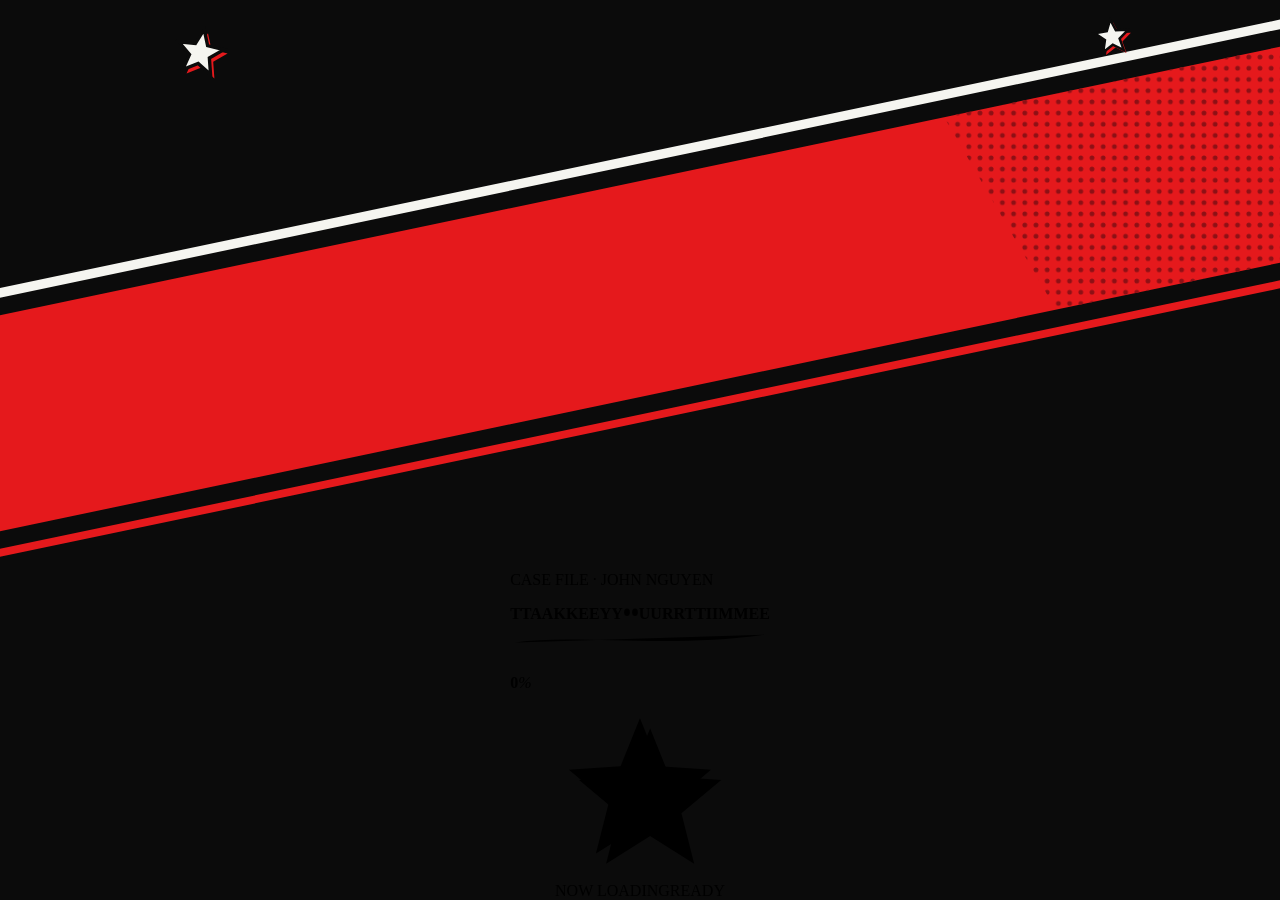
<file: app.html>
<!doctype html>
<html lang="en">
<head>
  <meta charset="utf-8">
  <meta name="viewport" content="width=device-width, initial-scale=1, viewport-fit=cover">
  <title>John Nguyen · Interactive Resume</title>
  <meta name="description" content="John Nguyen — AI Solutions Engineer in training. I direct AI agents to build software, then test it like it's going to production. Play the interactive resume, or open the one-page Quick View.">
  <meta name="theme-color" content="#0B0B0B">
  <meta property="og:type" content="website">
  <meta property="og:title" content="John Nguyen · Interactive Resume">
  <meta property="og:description" content="I direct AI agents to build software, then test it like it's going to production. Press start.">
  <meta property="og:image" content="https://jnguyen-ai-engineer.vercel.app/assets/og-image.jpg">
  <meta property="og:image:width" content="1200">
  <meta property="og:image:height" content="630">
  <meta property="og:url" content="https://jnguyen-ai-engineer.vercel.app/">
  <link rel="canonical" href="https://jnguyen-ai-engineer.vercel.app/">
  <meta name="twitter:card" content="summary_large_image">
  <meta name="twitter:title" content="John Nguyen · Interactive Resume">
  <meta name="twitter:description" content="I direct AI agents to build software, then test it like it's going to production. Press start.">
  <meta name="twitter:image" content="https://jnguyen-ai-engineer.vercel.app/assets/og-image.jpg">
  <meta property="og:site_name" content="John Nguyen">
  <link rel="icon" href="/favicon.svg" type="image/svg+xml">
  <!-- added to the home screen, it opens full screen with no browser bars (sideways too) -->
  <link rel="manifest" href="/manifest.webmanifest">
  <link rel="apple-touch-icon" href="/apple-touch-icon.png">
  <meta name="mobile-web-app-capable" content="yes">
  <meta name="apple-mobile-web-app-capable" content="yes">
  <meta name="apple-mobile-web-app-status-bar-style" content="black-translucent">
  <meta name="apple-mobile-web-app-title" content="John Nguyen">
  <link rel="preconnect" href="https://fonts.googleapis.com">
  <link rel="preconnect" href="https://fonts.gstatic.com" crossorigin>
  <!-- fonts load without blocking the first paint (they already use display=swap) -->
  <link id="gfonts" rel="stylesheet" href="https://fonts.googleapis.com/css2?family=Anton&family=Bebas+Neue&family=Barlow+Condensed:ital,wght@0,600;0,700;1,700;1,800&family=Alegreya+Sans:wght@800&family=Barlow+Semi+Condensed:wght@500;600;700&family=Permanent+Marker&family=Special+Elite&display=swap" media="print" onload="this.media='all'">
  <noscript><link rel="stylesheet" href="https://fonts.googleapis.com/css2?family=Anton&family=Bebas+Neue&family=Barlow+Condensed:ital,wght@0,600;0,700;1,700;1,800&family=Alegreya+Sans:wght@800&family=Barlow+Semi+Condensed:wght@500;600;700&family=Permanent+Marker&family=Special+Elite&display=swap"></noscript>
  <style>.loader{position:fixed;inset:0;z-index:9999;background:#0B0B0B;display:grid;place-items:center}.ld-ring{width:.5em;height:.78em}</style>
</head>
<body data-screen="boot">
  <!-- the loading screen (src/ui/loader.js): on screen from the first paint. TAKE YOUR TIME is the
       progress bar (each cut-out letter fills with ink as the page loads); at 100% TIME is underlined,
       ENTER THE STATION slams in under it, and the hole of the O in YOUR becomes the doorway -->
  <div class="loader" id="loader">
    <!-- the background (Nov 19, John: "make one that looks clean, our Persona 5 theme"): flat black, one bold red diagonal band behind the words with a white and a red pinstripe, a little hard-edged halftone, a few white stars -->
    <svg class="ld-bg" viewBox="0 0 1600 900" preserveAspectRatio="xMidYMid slice" aria-hidden="true"><defs><pattern id="ldDots" width="14" height="14" patternUnits="userSpaceOnUse"><circle cx="7" cy="7" r="3" fill="#8E1015"/></pattern><clipPath id="ldDotClip"><polygon points="1180,250 1720,137 1720,407 1320,491"/></clipPath></defs><rect width="1600" height="900" fill="#0B0B0B"/><polygon points="-120,489 1720,103 1720,115 -120,501" fill="#F5F5F0"/><polygon class="ld-band" points="-120,523 1720,137 1720,407 -120,793" fill="#E5191C"/><rect width="1600" height="900" fill="url(#ldDots)" clip-path="url(#ldDotClip)"/><polygon points="-120,815 1720,429 1720,439 -120,825" fill="#E5191C"/><polygon points="260.0,145.3 264.3,165.6 284.5,170.6 266.5,181.0 268.0,201.8 252.5,187.8 233.2,195.6 241.7,176.6 228.3,160.7 249.0,162.9" fill="#E5191C"/><polygon points="255.2,140.5 259.5,160.8 279.7,165.8 261.7,176.2 263.2,197.0 247.7,183.0 228.4,190.8 236.9,171.8 223.5,155.9 244.2,158.1" fill="#F5F5F0" stroke="#0B0B0B" stroke-width="4.2" stroke-linejoin="miter"/><polygon points="1391.2,131.6 1398.4,145.1 1413.6,144.6 1403.0,155.5 1408.2,169.9 1394.5,163.1 1382.5,172.6 1384.7,157.5 1372.0,148.9 1387.0,146.3" fill="#E5191C"/><polygon points="1387.7,128.1 1394.8,141.6 1410.1,141.1 1399.5,152.0 1404.7,166.3 1391.0,159.6 1379.0,169.1 1381.2,153.9 1368.5,145.4 1383.5,142.8" fill="#F5F5F0" stroke="#0B0B0B" stroke-width="3.1" stroke-linejoin="miter"/></svg>
    <div class="ld-core" role="progressbar" aria-label="Take your time: loading the case file" aria-valuemin="0" aria-valuemax="100" aria-valuenow="0">
      <p class="ld-case" aria-hidden="true">CASE FILE · JOHN NGUYEN</p>
      <p class="ld-word" aria-hidden="true"><span class="ld-line"><span class="ld-w"><span class="ld-l" style="--r:-6deg;--y:0.02em"><b class="ld-e f0">T</b><b class="ld-i f0 c-white">T</b></span><span class="ld-l" style="--r:5deg;--y:-0.04em"><b class="ld-e f4">A</b><b class="ld-i f4 c-red">A</b></span><span class="ld-l" style="--r:-3deg;--y:0.03em"><b class="ld-e f1">K</b><b class="ld-i f1 c-paper">K</b></span><span class="ld-l" style="--r:7deg;--y:-0.02em"><b class="ld-e f3">E</b><b class="ld-i f3 c-black">E</b></span></span><span class="ld-w"><span class="ld-l" style="--r:-8deg;--y:0.04em"><b class="ld-e f2">Y</b><b class="ld-i f2 c-white">Y</b></span><span class="ld-l ld-o" style="--r:4deg;--y:-0.03em" data-r="4"><b class="ld-e"><svg class="ld-ring" viewBox="0 0 60 80" aria-hidden="true"><ellipse cx="30" cy="40" rx="21" ry="28"/></svg></b><b class="ld-i c-paper"><svg class="ld-ring" viewBox="0 0 60 80" aria-hidden="true"><ellipse cx="30" cy="40" rx="21" ry="28"/></svg></b></span><span class="ld-l" style="--r:-5deg;--y:0.02em"><b class="ld-e f4">U</b><b class="ld-i f4 c-black">U</b></span><span class="ld-l" style="--r:8deg;--y:-0.04em"><b class="ld-e f1">R</b><b class="ld-i f1 c-red">R</b></span></span></span><span class="ld-line"><span class="ld-w"><span class="ld-l" style="--r:-4deg;--y:0.03em"><b class="ld-e f4">T</b><b class="ld-i f4 c-white">T</b></span><span class="ld-l" style="--r:6deg;--y:-0.03em"><b class="ld-e f0">I</b><b class="ld-i f0 c-red">I</b></span><span class="ld-l" style="--r:-3deg;--y:0.04em"><b class="ld-e f3">M</b><b class="ld-i f3 c-paper">M</b></span><span class="ld-l" style="--r:5deg;--y:-0.02em"><b class="ld-e f1">E</b><b class="ld-i f1 c-black">E</b></span><svg class="ld-under" viewBox="0 0 200 24" preserveAspectRatio="none" aria-hidden="true"><path d="M4 15 C 50 8, 120 20, 196 9" pathLength="1"/></svg></span></span></p>
      <p class="ld-pct" aria-hidden="true"><b id="ldNum">0</b><i>%</i></p>
    </div>
    <div class="ld-wheel" aria-hidden="true"><svg viewBox="-50 -50 100 100"><polygon class="ld-wheel-mis" points="6.0,-38.0 17.4,-9.7 47.8,-7.6 24.4,12.0 31.9,41.6 6.0,25.4 -19.9,41.6 -12.4,12.0 -35.8,-7.6 -5.4,-9.7"/><polygon class="ld-wheel-star" points="0.0,-44.0 11.4,-15.7 41.8,-13.6 18.4,6.0 25.9,35.6 0.0,19.4 -25.9,35.6 -18.4,6.0 -41.8,-13.6 -11.4,-15.7"/></svg><span class="ld-wheel-txt"><span class="ld-wt-wait">NOW LOADING</span><span class="ld-wt-ok">READY</span></span></div>
    <button class="ld-go" type="button" hidden>ENTER THE STATION <span aria-hidden="true">▸</span></button>
  </div>
  <a class="skip-link" href="#/quick">Skip to the one-page resume</a>

  <div id="backdrop"></div>
  <div class="grain" aria-hidden="true"></div>

  <main id="app">
    <!-- TITLE -->
    <!-- (active and holding its hook from the first frame: under the loading screen it paints at once, so
         the page's largest text never waits for the web fonts or the script; the script takes over) -->
    <section class="screen active title-wait" id="screen-title" aria-label="Title screen">
      <div class="title-block">
        <h1 class="ransom ransom-xl" id="titleName"></h1>
        <div class="slab title-codename"><span>NGUYEN</span></div>
        <p class="title-role" id="titleRole"></p>
        <p class="title-hook" id="titleHook"><span>Resumes are boring. So I directed AI agents to make mine a game.</span></p>
        <button class="press-start" id="pressStart" type="button" data-magnetic>PRESS START</button>
        <a class="quick-link" href="#/quick">Quick View (1-page resume) ▸</a>
      </div>
      <!-- the title's objective card (Nov 19, John's game-objective reference, an original design):
           where to reach him, red header, status strip, three channels -->
      <aside class="cc" id="contactCard" aria-labelledby="ccTitle">
        <div class="cc-head">
          <h2 class="cc-title" id="ccTitle"><span class="cc-pre">Ways to</span> <span class="cc-big">Connect:</span></h2>
        </div>
        <span class="cc-num" aria-hidden="true"><b>3</b></span>
        <p class="cc-goal"><span>Status: open to opportunities</span></p>
        <ul class="cc-list">
          <li><a class="cc-row cc-in" id="ccLinkedIn" href="#" target="_blank" rel="noopener noreferrer" data-track="linkedin_click"><span class="cc-mk" aria-hidden="true"></span><span>Connect on LinkedIn</span><span class="sr-only"> (opens in a new tab)</span><b class="cc-main" aria-hidden="true">MAIN</b></a></li>
          <li><a class="cc-row" id="ccGitHub" href="#" target="_blank" rel="noopener noreferrer" data-track="github_click"><span class="cc-mk" aria-hidden="true"></span><span>Browse my GitHub</span><span class="sr-only"> (opens in a new tab)</span><b class="cc-main" aria-hidden="true">MAIN</b></a></li>
          <li><a class="cc-row" id="ccEmail" href="#" data-track="email_click"><span class="cc-mk" aria-hidden="true"></span><span>Send me an email</span><span class="sr-only"> (the address is also copied)</span><b class="cc-main" aria-hidden="true">MAIN</b></a></li>
        </ul>
      </aside>
    </section>

    <!-- HEIST BOARD (the portfolio) -->
    <section class="screen screen-board" id="screen-board" aria-label="Portfolio board">
      <div class="board" id="board"></div>
    </section>

    <!-- SECTION PAGES (missions, skills, different, stats, side-quests, contact, system, secret) -->
    <section class="screen screen-page" id="screen-page" aria-label="Section">
      <div class="page-inner" id="page"></div>
    </section>

    <!-- QUICK VIEW -->
    <section class="screen screen-page" id="screen-quick" aria-label="One-page resume">
      <div class="quick-bar no-print">
        <a class="btn" href="#/board" data-back>◂ Back<span class="qb-long"> to the board</span></a>
        <a class="btn btn-accent" id="quickPdf" download>↓ <span class="qb-long">Download </span>PDF</a>
      </div>
      <article class="paper" id="paper"></article>
    </section>
  </main>

  <!-- HUD -->
  <header class="hud-tl" id="hudDate" aria-label="Date and status"></header>
  <nav class="hud-tr" aria-label="Site controls">
    <button class="hud-btn" id="achBtn" type="button" data-tip="ACHIEVEMENTS"><span class="sr-only">Achievements </span><span aria-hidden="true">★ </span><span class="ach-word" aria-hidden="true">SECRETS </span><span id="achCount">0/7</span></button>
    <button class="hud-btn" id="soundBtn" type="button" aria-pressed="false" aria-label="Sound" data-tip="SOUND · M"><span class="snd-off"><svg viewBox="0 0 24 24" width="20" height="20" aria-hidden="true"><path d="M3 9h4l5-4v14l-5-4H3z" fill="currentColor"/><path class="snd-x" d="M16 9l5 6M21 9l-5 6" stroke="currentColor" stroke-width="2.4" stroke-linecap="square"/><path class="snd-ping snd-ping1" d="M15.5 8.5a5 5 0 0 1 0 7" fill="none" stroke="currentColor" stroke-width="2.2"/><path class="snd-ping snd-ping2" d="M18.5 5.5a9 9 0 0 1 0 13" fill="none" stroke="currentColor" stroke-width="2.2"/></svg></span><span class="snd-on"><svg viewBox="0 0 24 24" width="20" height="20" aria-hidden="true"><path d="M3 9h4l5-4v14l-5-4H3z" fill="currentColor"/><path d="M15.5 8.5a5 5 0 0 1 0 7M18.5 5.5a9 9 0 0 1 0 13" fill="none" stroke="currentColor" stroke-width="2.2"/></svg></span><span class="sound-tip" id="soundTip" aria-hidden="true">sound?</span></button>
    <div class="hud-contact" role="group" aria-label="Contact John">
      <a class="hc-link hc-in" id="hudLinkedIn" href="#" target="_blank" rel="noopener noreferrer" data-track="linkedin_click" data-tip="OPENS LINKEDIN" aria-label="LinkedIn (opens in a new tab)"><svg viewBox="0 0 24 24" width="20" height="20" aria-hidden="true"><path d="M2 2h20v20H2z" fill="currentColor"/><path d="M5.5 9.5h3v9h-3zM7 4.6a1.75 1.75 0 1 1 0 3.5 1.75 1.75 0 0 1 0-3.5zM10.5 9.5h2.9v1.3c.5-.9 1.6-1.6 3.1-1.6 2.6 0 3.5 1.6 3.5 4.2v5.1h-3v-4.6c0-1.2-.3-2.1-1.4-2.1-1.2 0-1.6.9-1.6 2.1v4.6h-3z" class="hc-ink"/></svg><span class="hc-word">LinkedIn</span></a>
      <a class="hc-link" id="hudGitHub" href="#" target="_blank" rel="noopener noreferrer" data-track="github_click" data-tip="OPENS GITHUB" aria-label="GitHub (opens in a new tab)"><svg viewBox="0 0 16 16" width="20" height="20" aria-hidden="true"><path fill="currentColor" d="M8 0C3.58 0 0 3.58 0 8c0 3.54 2.29 6.53 5.47 7.59.4.07.55-.17.55-.38 0-.19-.01-.82-.01-1.49-2.01.37-2.53-.49-2.69-.94-.09-.23-.48-.94-.82-1.13-.28-.15-.68-.52-.01-.53.63-.01 1.08.58 1.23.82.72 1.21 1.87.87 2.33.66.07-.52.28-.87.51-1.07-1.78-.2-3.64-.89-3.64-3.95 0-.87.31-1.59.82-2.15-.08-.2-.36-1.02.08-2.12 0 0 .67-.21 2.2.82.64-.18 1.32-.27 2-.27.68 0 1.36.09 2 .27 1.53-1.04 2.2-.82 2.2-.82.44 1.1.16 1.92.08 2.12.51.56.82 1.27.82 2.15 0 3.07-1.87 3.75-3.65 3.95.29.25.54.73.54 1.48 0 1.07-.01 1.93-.01 2.2 0 .21.15.46.55.38A8.013 8.013 0 0016 8c0-4.42-3.58-8-8-8z"/></svg><span class="hc-word">GitHub</span></a>
      <a class="hc-link" id="hudEmail" href="#" data-track="email_click" data-tip="EMAIL" aria-label="Email"><svg viewBox="0 0 24 24" width="20" height="20" aria-hidden="true"><path d="M2 5h20v14H2z" fill="currentColor"/><path d="M3.5 6.5 12 13l8.5-6.5" fill="none" class="hc-ink-stroke" stroke-width="2.2" stroke-linejoin="miter"/></svg><span class="hc-word">Email</span></a>
    </div>
    <button class="hud-btn" id="menuBtn" type="button" data-tip="MENU" aria-expanded="false" aria-controls="menu">MENU</button>
  </nav>
  <div class="keyhints" id="keyhints" aria-hidden="true"></div>

  <!-- MENU OVERLAY -->
  <div class="menu-overlay" id="menu" hidden>
    <div class="mn-art" aria-hidden="true"></div>
    <ul class="stair" id="stair" role="menu" aria-label="Menu"></ul>
    <div class="mn-tag" aria-hidden="true"><b>MAIN MENU</b><span>pick your next stop</span></div>
    <div class="mn-num" id="menuNum" aria-hidden="true"></div>
    <div class="mn-big" id="menuBig" aria-hidden="true"></div>
    <div class="menu-teaser" id="menuTeaser"></div>
    <div class="mn-count" id="menuCount" aria-hidden="true"></div>
    <button class="btn menu-close" type="button" data-close-menu>✕ CLOSE <kbd>ESC</kbd></button>
  </div>

  <!-- MODAL (mission dossier, achievements) -->
  <div class="modal" id="modal" role="dialog" aria-modal="true" aria-labelledby="modalTitle" hidden>
    <div class="modal-panel" id="modalPanel"></div>
  </div>

  <!-- FX LAYERS -->
  <div class="wipe" aria-hidden="true"><div class="wipe-red"></div><div class="wipe-black"></div><div class="wipe-white"></div><div class="wipe-star"></div></div>
  <div class="punch" aria-hidden="true"><div class="punch-rays"></div><div class="punch-star"></div><div class="punch-text" id="punchText"></div></div>
  <div class="cutin" aria-hidden="true"><div class="cutin-strip"><div class="cutin-eyes" id="cutinEyes"></div><div class="cutin-text" id="cutinText"></div><div class="cutin-flash"></div></div></div>
  <div class="toasts" id="toasts" aria-live="polite"></div>
  <button class="bee" id="bee" type="button" aria-label="A bee!" hidden><svg viewBox="0 0 44 34" width="46" height="36" aria-hidden="true"><ellipse cx="17" cy="8" rx="8" ry="6" fill="#F5F5F0" stroke="#0B0B0B" stroke-width="2.5" transform="rotate(-25 17 8)"/><ellipse cx="27" cy="8" rx="7" ry="5" fill="#F5F5F0" stroke="#0B0B0B" stroke-width="2.5" transform="rotate(20 27 8)"/><ellipse cx="22" cy="21" rx="15" ry="10" fill="#FFE11A" stroke="#0B0B0B" stroke-width="3"/><path d="M17 12v18M25 12v18" stroke="#0B0B0B" stroke-width="4"/><circle cx="34" cy="19" r="2" fill="#0B0B0B"/><path d="M7 21l-6 2 6 2z" fill="#0B0B0B"/></svg></button>

  <script type="module" src="/src/main.js"></script>
</body>
</html>
</file>
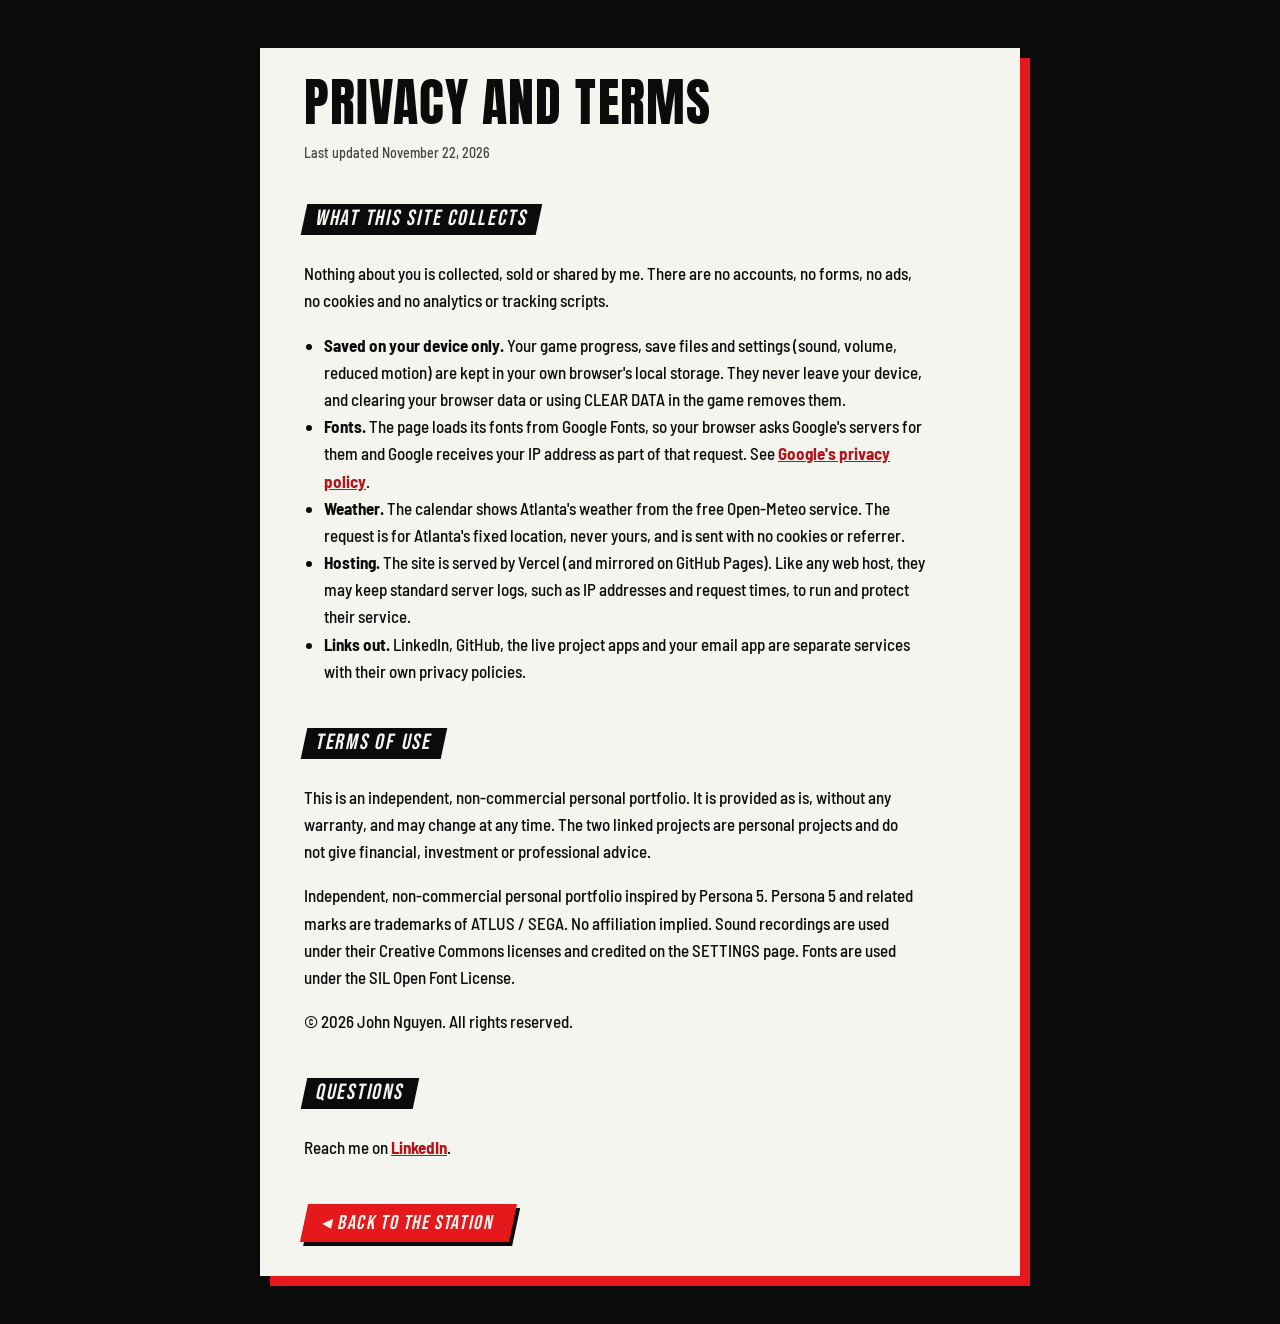
<file: public/privacy.html>
<!doctype html>
<html lang="en">
<head>
<meta charset="utf-8">
<meta name="viewport" content="width=device-width, initial-scale=1">
<title>Privacy and Terms · John Nguyen</title>
<meta name="description" content="Privacy policy and terms of use for John Nguyen's interactive resume.">
<meta name="robots" content="noindex">
<link rel="icon" href="/favicon.svg" type="image/svg+xml">
<link rel="preconnect" href="https://fonts.googleapis.com"><link rel="preconnect" href="https://fonts.gstatic.com" crossorigin>
<link rel="stylesheet" href="https://fonts.googleapis.com/css2?family=Anton&family=Bebas+Neue&family=Barlow+Semi+Condensed:wght@500;700&display=swap">
<style>
  :root { --red: #E5191C; --black: #0B0B0B; --white: #F5F5F0; }
  * { box-sizing: border-box; }
  body { margin: 0; background: var(--black); color: var(--black); font: 500 17px/1.6 "Barlow Semi Condensed", "Arial Narrow", system-ui, sans-serif; }
  main { max-width: 760px; margin: 48px auto; padding: 28px clamp(18px, 5vw, 44px) 34px; background: var(--white); box-shadow: 10px 10px 0 var(--red); }
  h1 { margin: 0 0 6px; font: 400 clamp(34px, 7vw, 52px)/1 "Anton", Impact, sans-serif; letter-spacing: .02em; }
  h2 { display: inline-block; margin: 26px 0 8px; padding: 0 12px; font: 400 22px/1.4 "Bebas Neue", Impact, sans-serif; letter-spacing: .08em; background: var(--black); color: var(--white); transform: skew(-12deg); }
  p, li { max-width: 68ch; } ul { padding-left: 20px; }
  a { color: #B3141A; font-weight: 700; }
  .back { display: inline-block; margin-top: 26px; padding: 6px 18px; background: var(--red); color: var(--white); text-decoration: none; font: 400 20px/1.3 "Bebas Neue", Impact, sans-serif; letter-spacing: .08em; transform: skew(-12deg); box-shadow: 4px 4px 0 var(--black); }
  .small { font-size: 14px; color: #444; }
</style>
</head>
<body>
<main>
  <h1>PRIVACY AND TERMS</h1>
  <p class="small">Last updated November 22, 2026</p>

  <h2>WHAT THIS SITE COLLECTS</h2>
  <p>Nothing about you is collected, sold or shared by me. There are no accounts, no forms, no ads, no cookies and no analytics or tracking scripts.</p>
  <ul>
    <li><b>Saved on your device only.</b> Your game progress, save files and settings (sound, volume, reduced motion) are kept in your own browser's local storage. They never leave your device, and clearing your browser data or using CLEAR DATA in the game removes them.</li>
    <li><b>Fonts.</b> The page loads its fonts from Google Fonts, so your browser asks Google's servers for them and Google receives your IP address as part of that request. See <a href="https://policies.google.com/privacy" rel="noopener noreferrer">Google's privacy policy</a>.</li>
    <li><b>Weather.</b> The calendar shows Atlanta's weather from the free Open-Meteo service. The request is for Atlanta's fixed location, never yours, and is sent with no cookies or referrer.</li>
    <li><b>Hosting.</b> The site is served by Vercel (and mirrored on GitHub Pages). Like any web host, they may keep standard server logs, such as IP addresses and request times, to run and protect their service.</li>
    <li><b>Links out.</b> LinkedIn, GitHub, the live project apps and your email app are separate services with their own privacy policies.</li>
  </ul>

  <h2>TERMS OF USE</h2>
  <p>This is an independent, non-commercial personal portfolio. It is provided as is, without any warranty, and may change at any time. The two linked projects are personal projects and do not give financial, investment or professional advice.</p>
  <p>Independent, non-commercial personal portfolio inspired by Persona 5. Persona 5 and related marks are trademarks of ATLUS / SEGA. No affiliation implied. Sound recordings are used under their Creative Commons licenses and credited on the SETTINGS page. Fonts are used under the SIL Open Font License.</p>
  <p>© 2026 John Nguyen. All rights reserved.</p>

  <h2>QUESTIONS</h2>
  <p>Reach me on <a href="https://www.linkedin.com/in/john-n-7978b72b8" rel="noopener noreferrer">LinkedIn</a>.</p>
  <a class="back" href="/">◂ BACK TO THE STATION</a>
</main>
</body>
</html>
</file>
